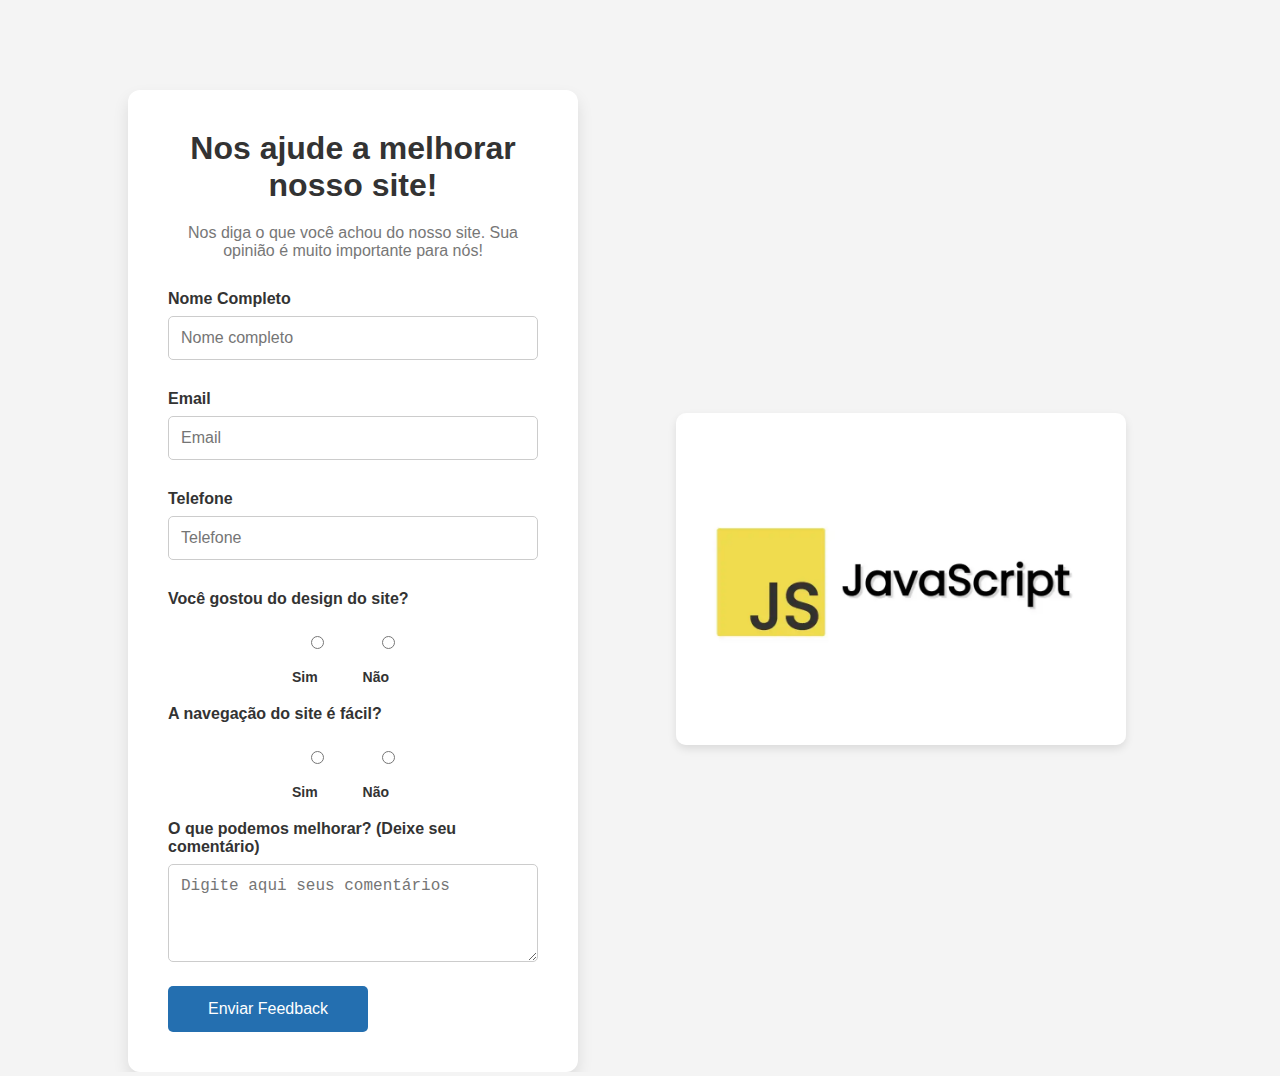
<file: cadastro.html>
<!DOCTYPE html>
<html lang="en">
<head>
    <meta charset="UTF-8">
    <meta name="viewport" content="width=device-width, initial-scale=1.0">
    <title>Cadastro</title>
    <link rel="stylesheet" href="cadastro.css">
    <link rel="icon" type="image/png" href="img/js.png"> 

</head>
<body>
    <div class="container">
        <div class="form">
            <div class="content">
                <form action="" method="post">
                    <h1>Nos ajude a melhorar nosso site!</h1>
                    <p>Nos diga o que você achou do nosso site. Sua opinião é muito importante para nós!</p>

                    <label for="nome">Nome Completo</label>
                    <input type="text" id="nome" name="nome" placeholder="Nome completo" required>

                    <label for="email">Email</label>
                    <input type="email" id="email" name="email" placeholder="Email" required>


                    <label for="telefone">Telefone</label>
                    <input type="tel" id="telefone" name="telefone" placeholder="Telefone" required>


                    <label for="design">Você gostou do design do site?</label>
                    <div class="radio-group">
                        <label><input type="radio" name="design" value="sim"> Sim</label>
                        <label><input type="radio" name="design" value="nao"> Não</label>
                    </div>
                    
                    <label for="navegacao">A navegação do site é fácil?</label>
                    <div class="radio-group">
                        <label><input type="radio" name="navegacao" value="sim"> Sim</label>
                        <label><input type="radio" name="navegacao" value="nao"> Não</label>
                    </div>
                    
                    
                    <label for="comentarios">O que podemos melhorar? (Deixe seu comentário)</label>
                    <textarea id="comentarios" name="comentarios" rows="4" placeholder="Digite aqui seus comentários"></textarea>
                    
                    <a href="index.html">
                        <button type="submit" class="form-button">Enviar Feedback</button>

                    </a>
                </form>
                
            </div>
        </div>

        <div class="image-container">
            <a href="index.html">
                <img src="imagem.webp" alt="Imagem de cadastro">
            </a>
        </div>
    </div>
</body>
</html>
</file>
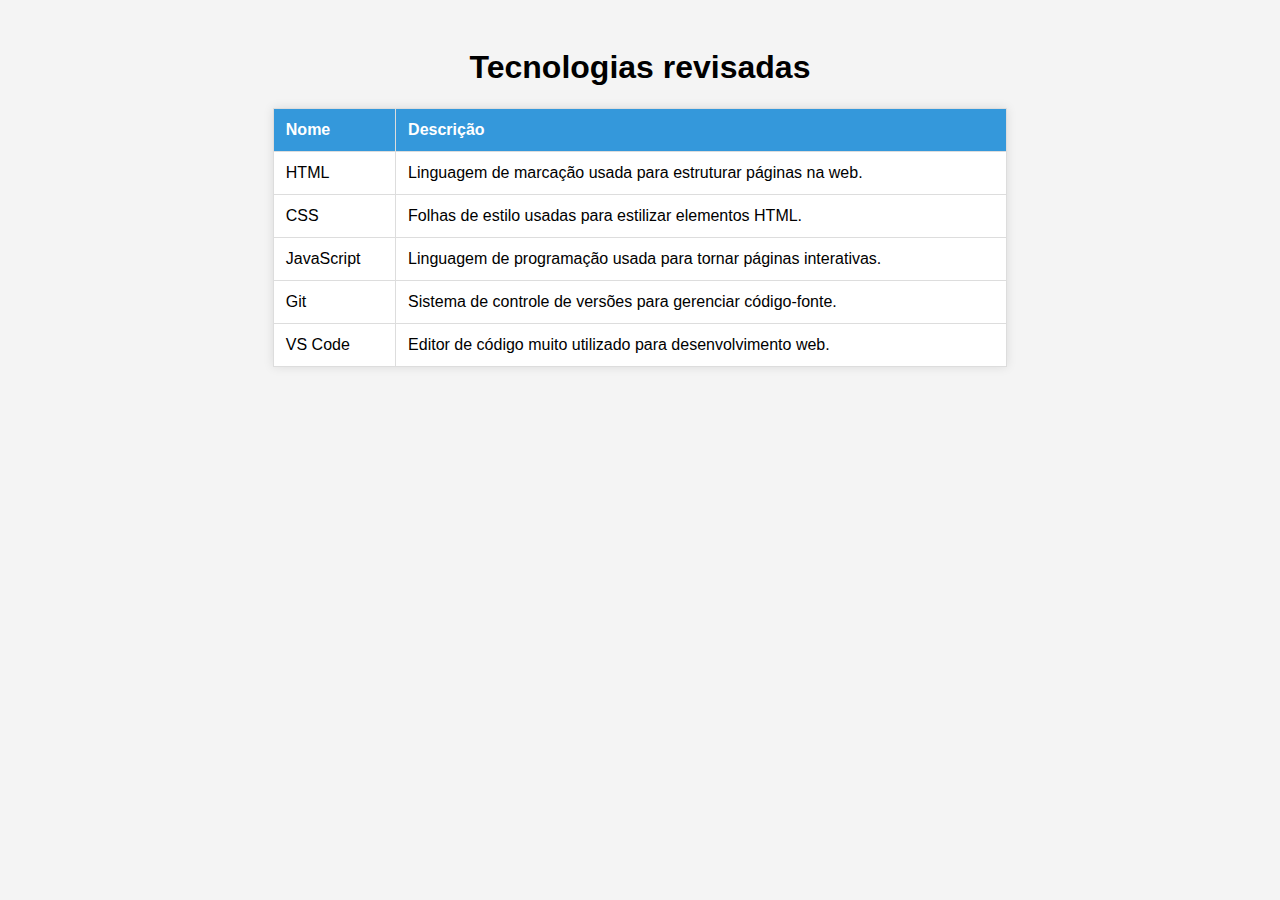
<file: conteudos.html>
<!DOCTYPE html>
<html lang="en">
<head>
    <meta charset="UTF-8">
    <meta name="viewport" content="width=device-width, initial-scale=1.0">
    <title>Document</title>
    <link rel="stylesheet" href="conteudos.css">
    <link rel="icon" type="image/png" href="img/js.png"> 

</head>
<body>
    <h1>Tecnologias revisadas</h1>
    
    <table>
        <tr>
            <th>Nome</th>
            <th>Descrição</th>
        </tr>
        <tr>
            <td>HTML</td>
            <td>Linguagem de marcação usada para estruturar páginas na web.</td>
        </tr>
        <tr>
            <td>CSS</td>
            <td>Folhas de estilo usadas para estilizar elementos HTML.</td>
        </tr>
        <tr>
            <td>JavaScript</td>
            <td>Linguagem de programação usada para tornar páginas interativas.</td>
        </tr>
        <tr>
            <td>Git</td>
            <td>Sistema de controle de versões para gerenciar código-fonte.</td>
        </tr>
        <tr>
            <td>VS Code</td>
            <td>Editor de código muito utilizado para desenvolvimento web.</td>
        </tr>
    </table>
</body>
</html>
</file>
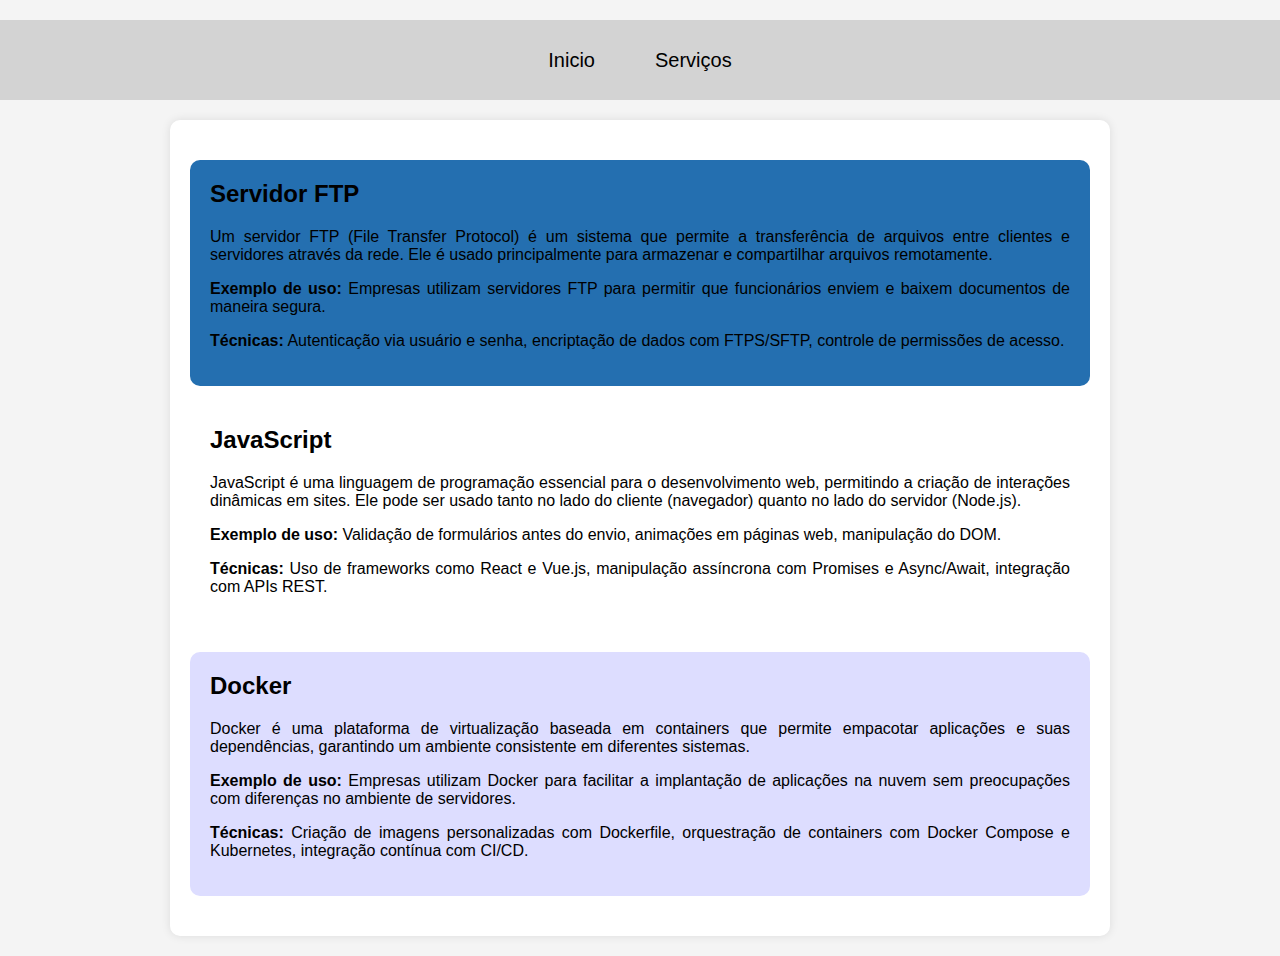
<file: principal.html>
<!DOCTYPE html>
<html lang="en">
<head>
    <meta charset="UTF-8">
    <meta name="viewport" content="width=device-width, initial-scale=1.0">
    <title>Document</title>
    <link rel="stylesheet" href="principal.css">
    <link rel="icon" type="image/png" href="img/js.png"> 

</head>
<body>

    <nav id="inicio">
        <a href="index.html">Inicio</a>
        <a href="servicos.html">Serviços</a>
        
    </nav>

    
    <div class="container">
        <div class="section ftp">
            <h2>Servidor FTP</h2>
            <p>Um servidor FTP (File Transfer Protocol) é um sistema que permite a transferência de arquivos entre clientes e servidores através da rede. Ele é usado principalmente para armazenar e compartilhar arquivos remotamente.</p>
            <p><strong>Exemplo de uso:</strong> Empresas utilizam servidores FTP para permitir que funcionários enviem e baixem documentos de maneira segura.</p>
            <p><strong>Técnicas:</strong> Autenticação via usuário e senha, encriptação de dados com FTPS/SFTP, controle de permissões de acesso.</p>
        </div>
        
        <div class="section javascript">
            <h2>JavaScript</h2>
            <p>JavaScript é uma linguagem de programação essencial para o desenvolvimento web, permitindo a criação de interações dinâmicas em sites. Ele pode ser usado tanto no lado do cliente (navegador) quanto no lado do servidor (Node.js).</p>
            <p><strong>Exemplo de uso:</strong> Validação de formulários antes do envio, animações em páginas web, manipulação do DOM.</p>
            <p><strong>Técnicas:</strong> Uso de frameworks como React e Vue.js, manipulação assíncrona com Promises e Async/Await, integração com APIs REST.</p>
        </div>
        
        <div class="section docker">
            <h2>Docker</h2>
            <p>Docker é uma plataforma de virtualização baseada em containers que permite empacotar aplicações e suas dependências, garantindo um ambiente consistente em diferentes sistemas.</p>
            <p><strong>Exemplo de uso:</strong> Empresas utilizam Docker para facilitar a implantação de aplicações na nuvem sem preocupações com diferenças no ambiente de servidores.</p>
            <p><strong>Técnicas:</strong> Criação de imagens personalizadas com Dockerfile, orquestração de containers com Docker Compose e Kubernetes, integração contínua com CI/CD.</p>
        </div>
    </div>
</body>
</html>
</file>
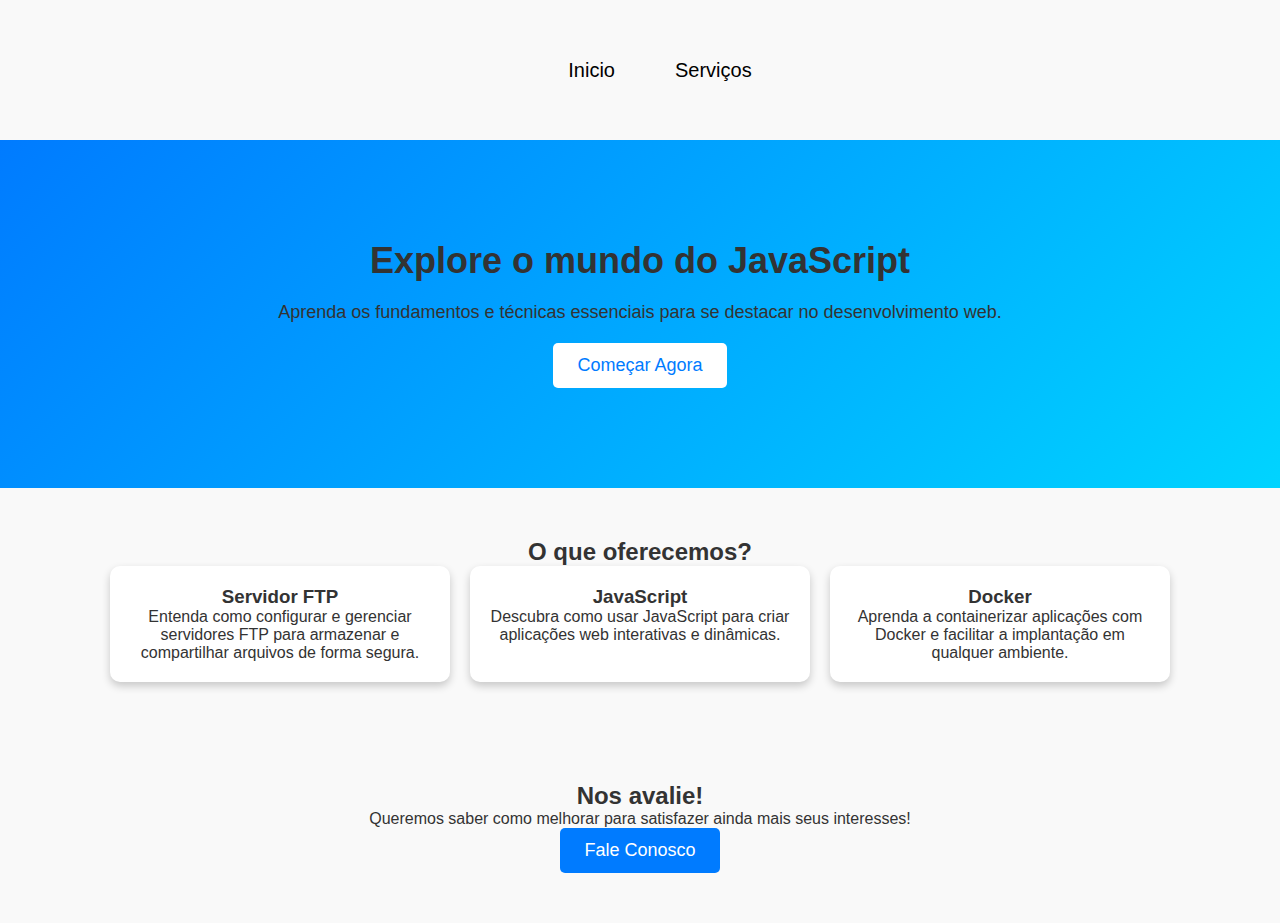
<file: servicos.html>
<!DOCTYPE html>
<html lang="pt">
<head>
    <meta charset="UTF-8">
    <meta name="viewport" content="width=device-width, initial-scale=1.0">
    <title>JS Solutions</title>
    <link rel="stylesheet" href="servicos.css">
    <script defer src="script.js"></script>
    <link rel="icon" type="image/png" href="img/js.png"> 

</head>
<body>
    
    <nav id="inicio">
        <a href="index.html">Inicio</a>
        <a href="servicos.html">Serviços</a>
    </nav>

    <header class="hero">
        <h1>Explore o mundo do JavaScript</h1>
        <p>Aprenda os fundamentos e técnicas essenciais para se destacar no desenvolvimento web.</p>
        <a href="principal.html">
            <button id="cta-button">Começar Agora</button>
        </a>
    </header>
    

    <section id="sobre" class="container">
        <h2>O que oferecemos?</h2>
        <div class="cards">
            <div class="card fade-in">
                <h3>Servidor FTP</h3>
                <p>Entenda como configurar e gerenciar servidores FTP para armazenar e compartilhar arquivos de forma segura.</p>
            </div>
            <div class="card fade-in">
                <h3>JavaScript</h3>
                <p>Descubra como usar JavaScript para criar aplicações web interativas e dinâmicas.</p>
            </div>
            <div class="card fade-in">
                <h3>Docker</h3>
                <p>Aprenda a containerizar aplicações com Docker e facilitar a implantação em qualquer ambiente.</p>
            </div>
        </div>
    </section>

    <section id="contato" class="container">
        <h2>Nos avalie!</h2>
        <p>Queremos saber como melhorar para satisfazer ainda mais seus interesses!</p>
        <a href="cadastro.html">
            <button type="submit" id="contact-button">Fale Conosco</button>
        </a>            

      
    </section>

</body>
</html>
</file>
<file: cadastro.css>
* {
    margin: 0;
    padding: 0;
    box-sizing: border-box;
}

body {
    background-color: #f4f4f4;
    font-family: Arial, Helvetica, sans-serif;
    display: flex;
    justify-content: center;
    align-items: center;
    height: 100vh;
}

.container {
    display: grid;
    grid-template-columns: 1fr 1fr;
    width: 80%;
    max-width: 1200px;
    height: 80vh;
    align-items: center;
    gap: 20px;
}

.content {
    background-color: #ffffff;
    border-radius: 12px;
    padding: 40px;
    box-shadow: 0 8px 16px rgba(0, 0, 0, 0.1);
    width: 100%;
    max-width: 450px;
}

h1 {
    color: #333;
    margin-bottom: 20px;
    text-align: center;
}

p {
    color: #777;
    margin-bottom: 30px;
    text-align: center;
    font-size: 16px;
}

label {
    font-weight: bold;
    display: block;
    margin-top: 10px;
    color: #333;
}

input, textarea {
    width: 100%;
    padding: 12px;
    margin-top: 8px;
    border: 1px solid #ccc;
    border-radius: 5px;
    font-size: 16px;
    color: #333;
    margin-bottom: 20px;
}

input[type="radio"] {
    margin-right: 8px;
}

textarea {
    resize: vertical;
}

.radio-group {
    display: flex;
    justify-content: center;
    gap: 20px;
    margin-top: 10px;
    margin-bottom: 20px;
}

.radio-group label {
    font-size: 14px;
    color: #333;
}

.form-button {
    background-color: rgb(36, 111, 176);
    color: white;
    padding: 14px 40px;
    border: none;
    border-radius: 5px;
    cursor: pointer;
    font-size: 16px;
    transition: background-color 0.3s;
}

.form-button:hover {
    background-color: rgb(28, 88, 143);
}

.image-container {
    display: flex;
    justify-content: center;
    align-items: center;
    height: 100%;
}

.image-container img {
    width: 100%;
    max-width: 450px;
    height: auto;
    border-radius: 10px;
    box-shadow: 0 4px 8px rgba(0, 0, 0, 0.1);
}
</file>
<file: conteudos.css>
body {
    font-family: Arial, sans-serif;
    background-color: #f4f4f4;
    text-align: center;
    padding: 20px;
}
table {
    width: 60%;
    margin: auto;
    border-collapse: collapse;
    background: white;
    box-shadow: 0px 0px 10px rgba(0,0,0,0.1);
}
th, td {
    border: 1px solid #ddd;
    padding: 12px;
    text-align: left;
}
th {
    background-color: #3498db;
    color: white;
}
</file>
<file: principal.css>
body {
    font-family: Arial, sans-serif;
    margin: 0;
    padding: 0;
    background-color: #f4f4f4;
}

.container {
    max-width: 900px;
    margin: 20px auto;
    padding: 20px;
    background: white;
    border-radius: 10px;
    box-shadow: 0 0 10px rgba(0, 0, 0, 0.1);
}
.section {
    padding: 20px;
    margin: 20px 0;
    border-radius: 10px;
}
.ftp {
    background-color: rgb(36, 111, 176);
}
.javascript {
    background-color: white;
}
.docker {
    background-color: #ddddff;
}
h2 {
    margin-top: 0;
}
p {
    text-align: justify;
}

nav{
    display: flex;
    justify-content: center;
    align-items: center;
    margin-top: 20px;
    padding: 20px;
    background-color: rgb(211, 211, 211);
    height: 40px;
}

nav a{
    text-decoration: none;
    color: black;
    font-size: 20px;
    margin: 0 30px;
    font-family: Arial, Helvetica, sans-serif;

}

nav a:hover{
    color: rgb(59, 56, 56);

}
</file>
<file: servicos.css>
body, h1, h2, h3, p, ul {
    margin: 0;
    padding: 0;
    font-family: Arial, sans-serif;
    color: #333;
}

body {
    background-color: #f9f9f9;
}

nav {
    width: 100%;
    display: flex;
    justify-content: center;
    align-items: center;
    padding: 20px;
    color: white;
    height: 100px;
}

nav a {
    text-decoration: none;
    color: black;
    font-size: 20px;
    margin: 0 30px;
    font-family: Arial, Helvetica, sans-serif;
}

nav a:hover {
    color: rgb(59, 56, 56);
}

.hero {
    text-align: center;
    padding: 100px 20px;
    background: linear-gradient(135deg, #007bff, #00d4ff);
    color: white;
}

.hero h1 {
    font-size: 36px;
}

.hero p {
    font-size: 18px;
    margin: 20px 0;
}

.hero button {
    padding: 12px 24px;
    font-size: 18px;
    border: none;
    background: #fff;
    color: #007bff;
    cursor: pointer;
    transition: 0.3s;
    border-radius: 5px;
}

.hero button:hover {
    background: #ddd;
}

.container {
    padding: 50px 20px;
    text-align: center;
}

.cards {
    display: flex;
    justify-content: center;
    gap: 20px;
}

.card {
    width: 300px;
    padding: 20px;
    background: white;
    border-radius: 10px;
    box-shadow: 0px 4px 8px rgba(0, 0, 0, 0.2);
}

#contact-button {
    padding: 12px 24px;
    font-size: 18px;
    border: none;
    background: #007bff;
    color: white;
    cursor: pointer;
    transition: 0.3s;
    border-radius: 5px;
}

#contact-button:hover {
    background: #0056b3;
}

.fade-in {
    opacity: 0;
    transform: translateY(30px);
    transition: opacity 0.6s ease-out, transform 0.6s ease-out;
}
</file>
